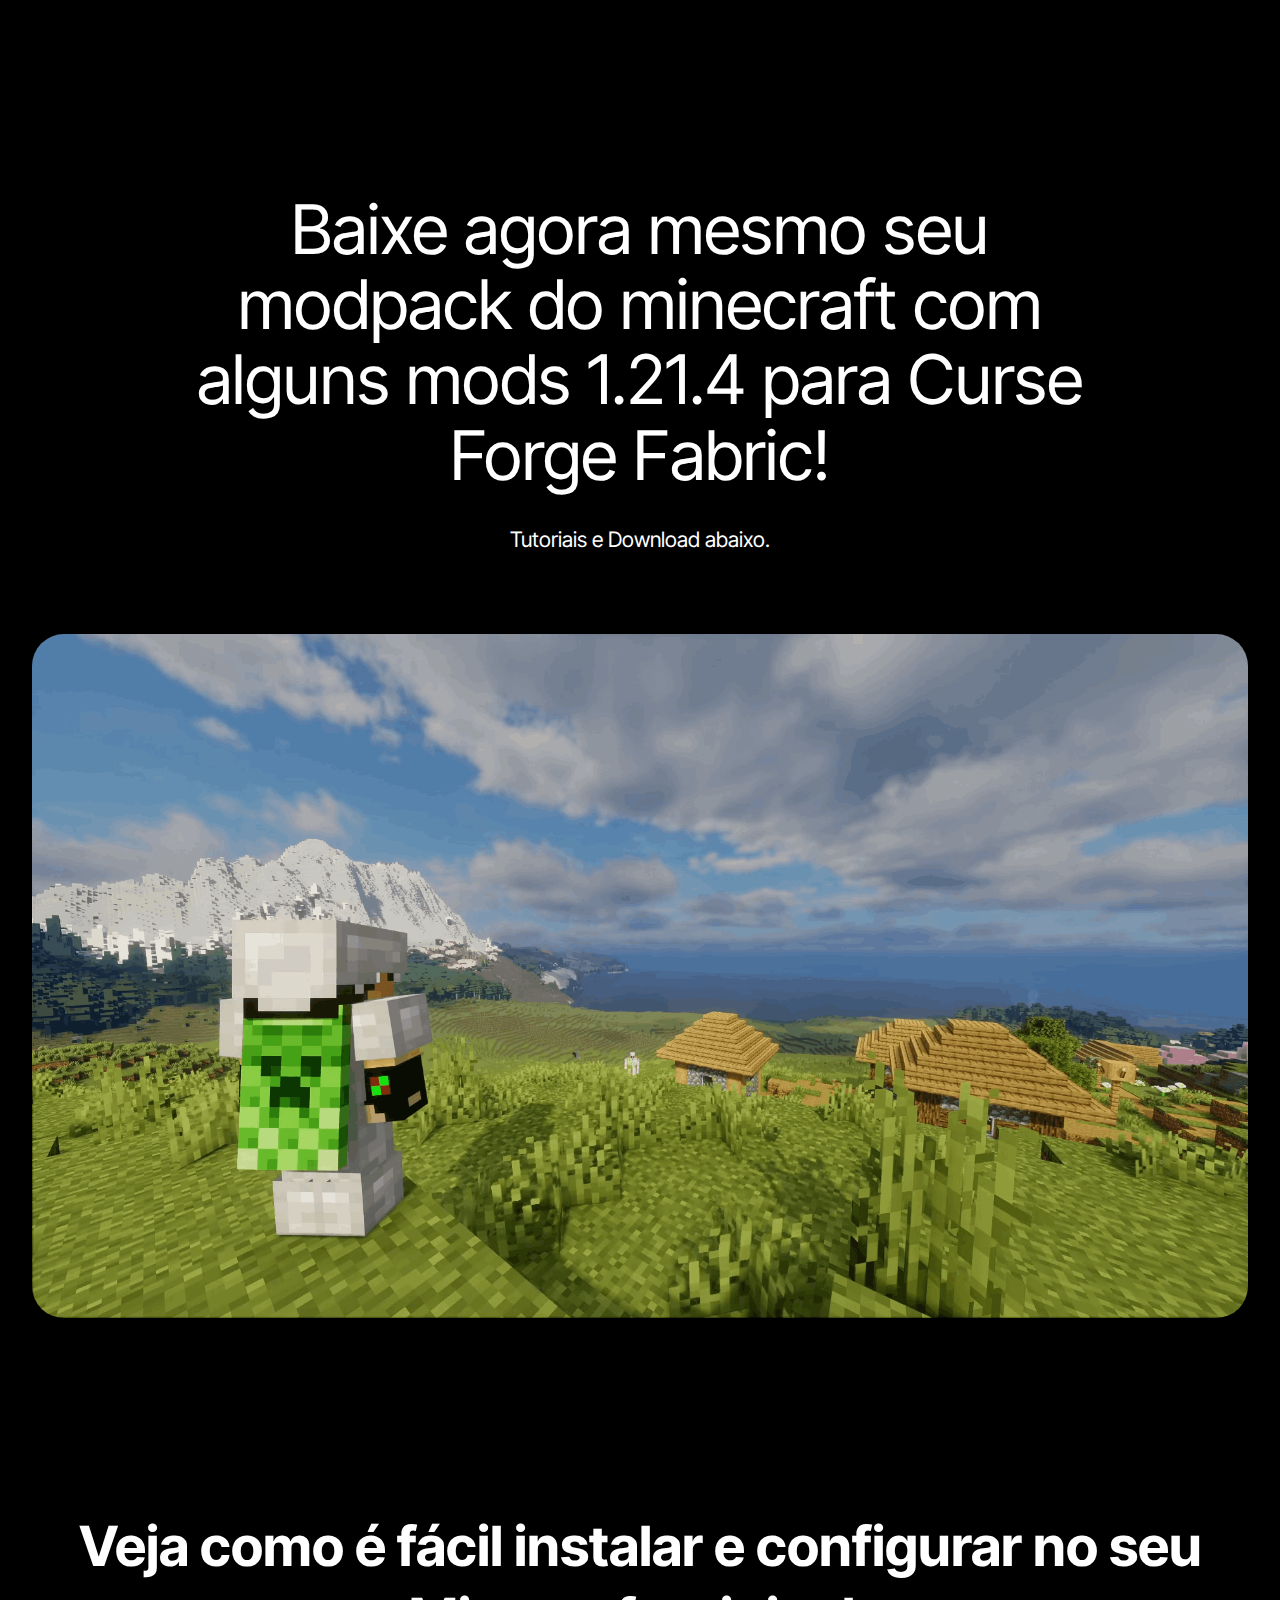
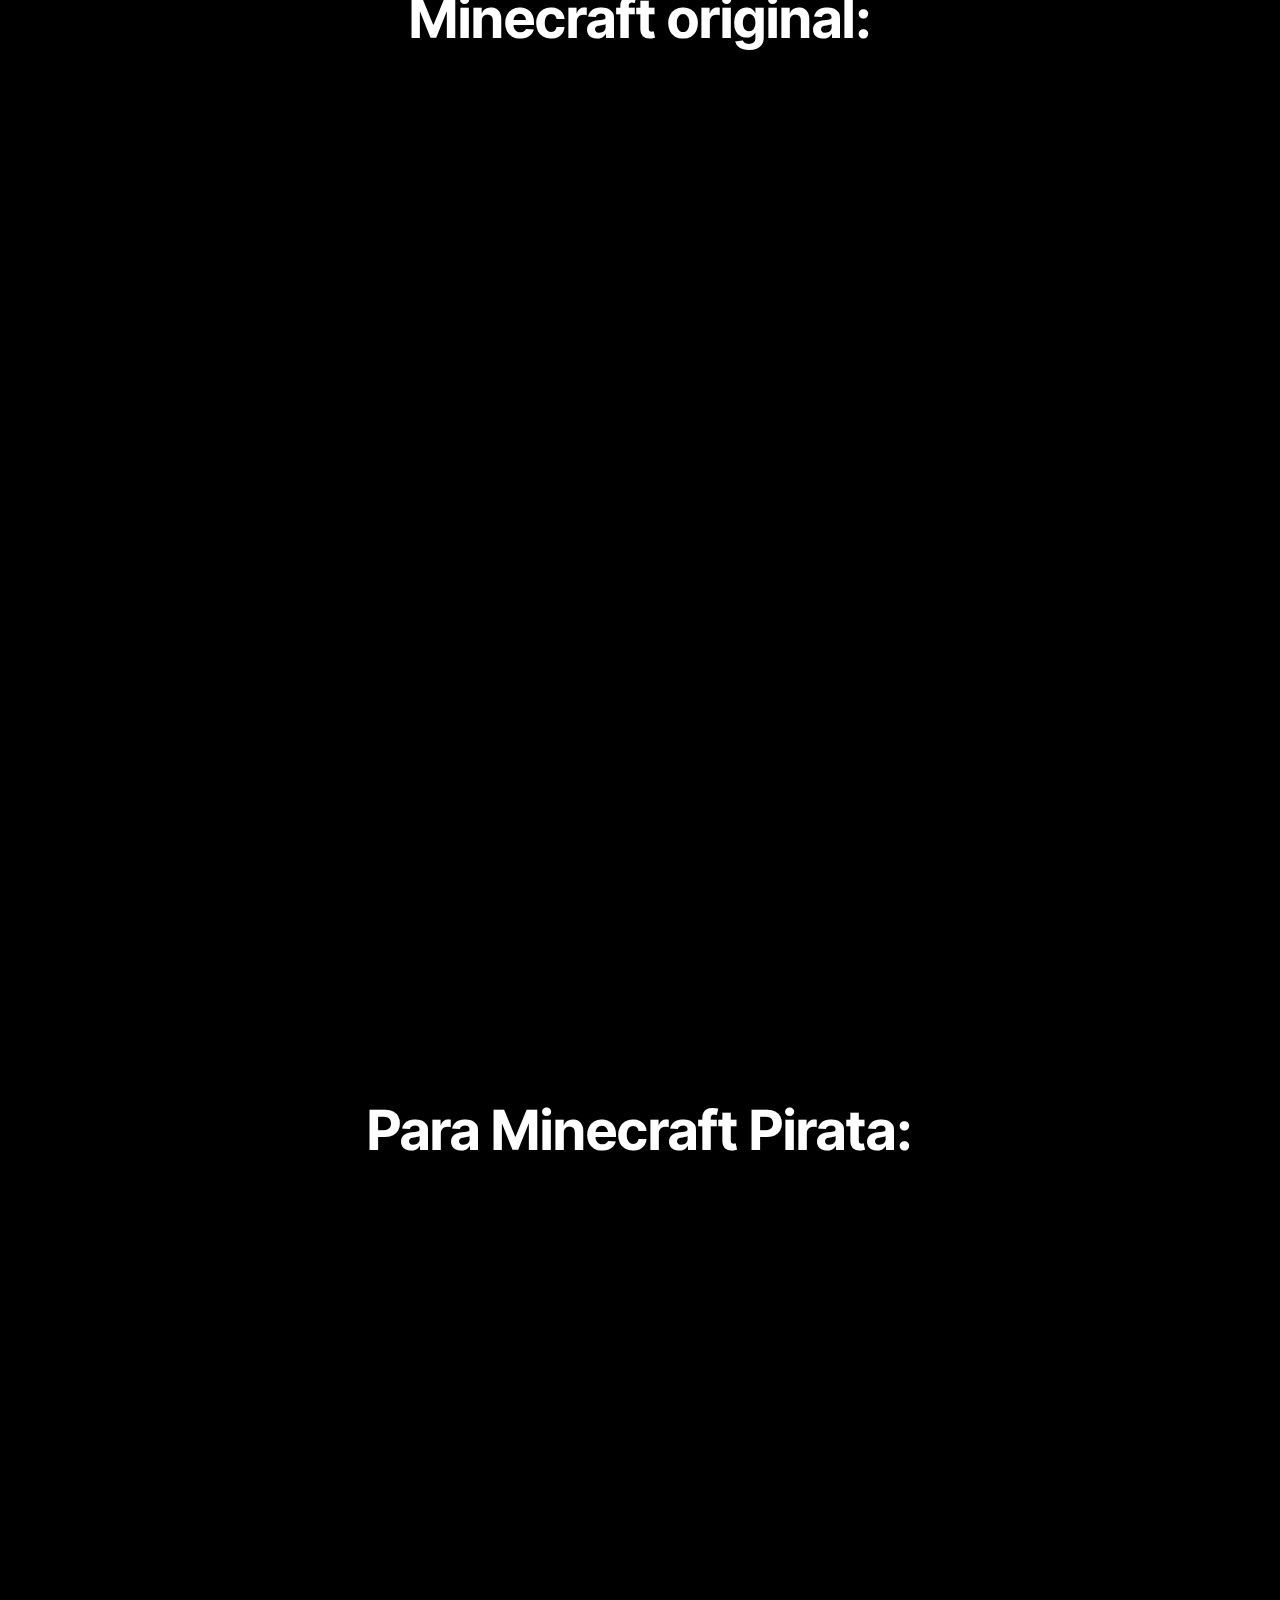
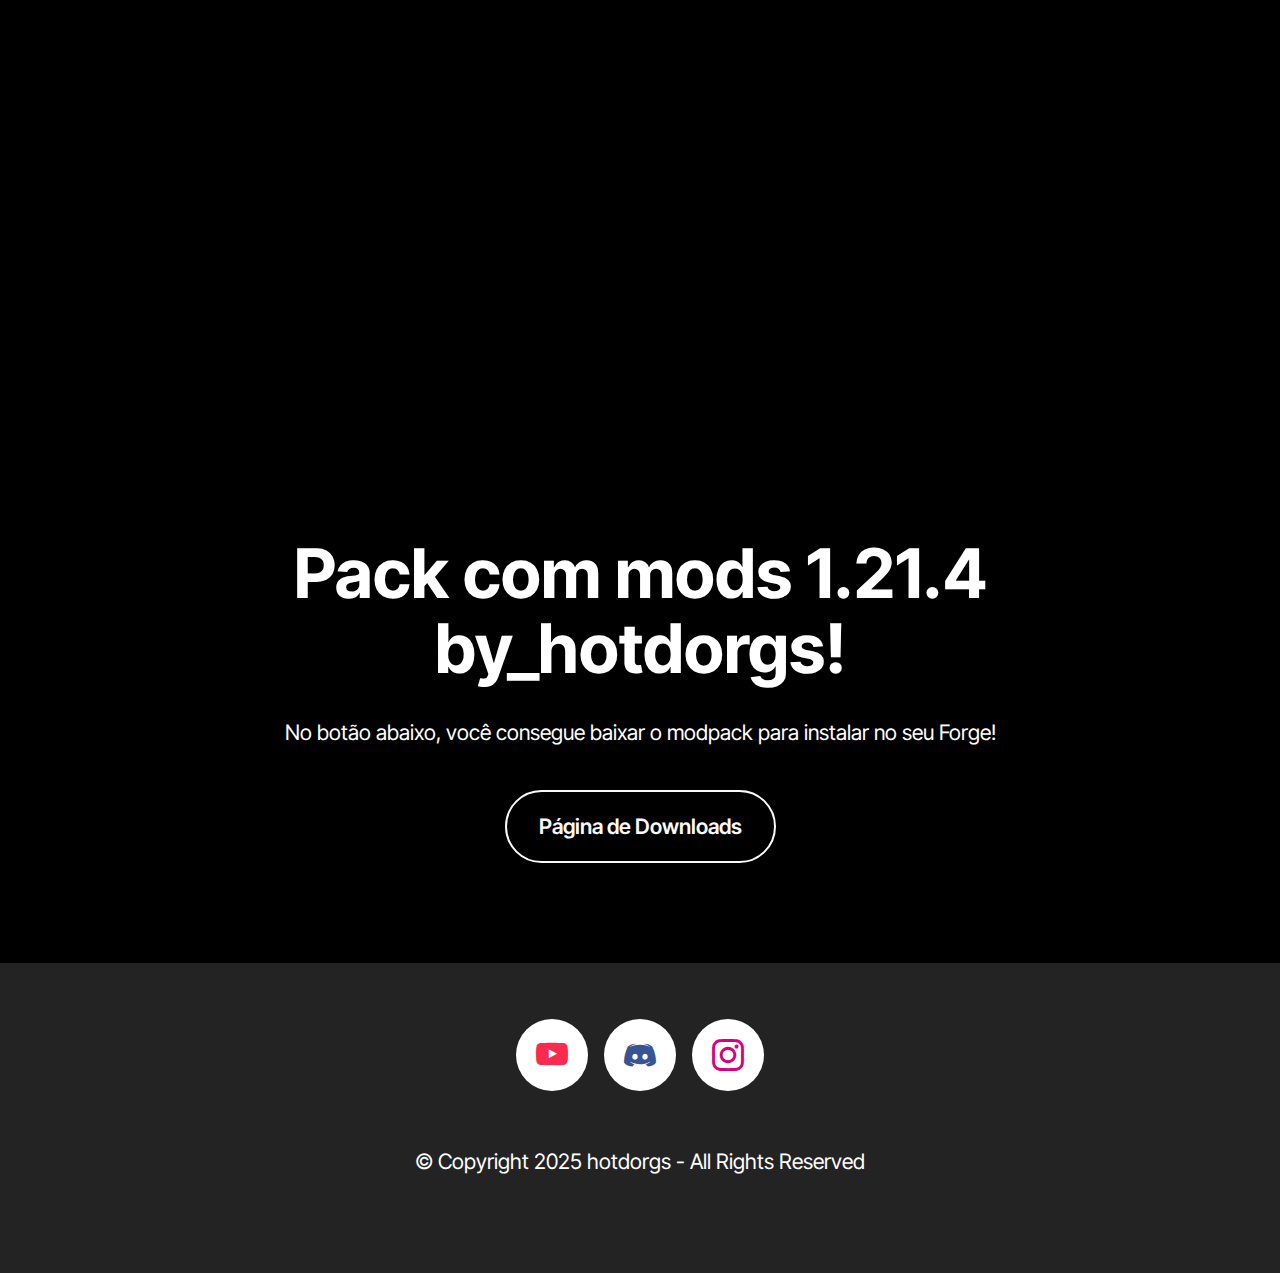
<file: index.html>
<!DOCTYPE html>
<html  >
<head>
  <meta charset="UTF-8">
  <meta http-equiv="X-UA-Compatible" content="IE=edge">
  <meta name="generator" content="Mobirise v5.9.18, mobirise.com">
  <meta name="viewport" content="width=device-width, initial-scale=1, minimum-scale=1">
  <link rel="shortcut icon" href="assets/images/HotDorgs.png" type="image/x-icon">
  <meta name="description" content="">
  
  
  <title>Hot Dorgs</title>
  <link rel="stylesheet" href="assets/bootstrap/css/bootstrap.min.css">
  <link rel="stylesheet" href="assets/bootstrap/css/bootstrap-grid.min.css">
  <link rel="stylesheet" href="assets/bootstrap/css/bootstrap-reboot.min.css">
  <link rel="stylesheet" href="assets/animatecss/animate.css">
  <link rel="stylesheet" href="assets/socicon/css/styles.css">
  <link rel="stylesheet" href="assets/theme/css/style.css">
  <link rel="preload" href="https://fonts.googleapis.com/css?family=Inter+Tight:100,200,300,400,500,600,700,800,900,100i,200i,300i,400i,500i,600i,700i,800i,900i&display=swap" as="style" onload="this.onload=null;this.rel='stylesheet'">
  <noscript><link rel="stylesheet" href="https://fonts.googleapis.com/css?family=Inter+Tight:100,200,300,400,500,600,700,800,900,100i,200i,300i,400i,500i,600i,700i,800i,900i&display=swap"></noscript>
  <link rel="preload" as="style" href="assets/mobirise/css/mbr-additional.css?v=WUXBXg"><link rel="stylesheet" href="assets/mobirise/css/mbr-additional.css?v=WUXBXg" type="text/css">

  
  
  
</head>
<body>
  
  <section data-bs-version="5.1" class="header5 cid-tJS6uM4N87" id="header05-1">
	

	
	
	<div class="topbg"></div>
	<div class="align-center container">
		<div class="row justify-content-center">
			<div class="col-md-12 col-lg-9">
				<h1 class="mbr-section-title mbr-fonts-style mb-4 display-1">Baixe agora mesmo seu modpack do minecraft com alguns mods 1.21.4 para Curse Forge Fabric!</h1>
				<p class="mbr-text mbr-fonts-style mb-4 display-7">Tutoriais e Download abaixo.</p>
				
			</div>
		</div>
		<div class="row mt-5 justify-content-center">
			<div class="col-12 col-lg-12">
				<img src="assets/images/33sem-ttulo-1920x1080.png" alt="Mobirise Website Builder" title="">
			</div>
		</div>
	</div>
</section>

<section data-bs-version="5.1" class="video04 cid-ufrfWajjIT" id="video04-1i">
    
    
    <div class="container">
        <div class="mbr-section-head mb-5">
            <h4 class="mbr-section-title mbr-fonts-style mb-0 mt-0 display-2"><strong>Veja como é fácil instalar e configurar no seu Minecraft original:</strong></h4>
            <h5 class="mbr-section-subtitle mbr-fonts-style mt-4 display-7"></h5>
        </div>
        <div class="row justify-content-center">
            <div class="col-12 col-md-12 video-block">
                <div class="video-wrapper"><iframe class="mbr-embedded-video" src="https://www.youtube.com/embed/b8Jc4wnl9-I?rel=0&amp;amp;&amp;showinfo=0&amp;autoplay=0&amp;loop=0" width="1280" height="720" frameborder="0" allowfullscreen></iframe></div>
                <p class="mbr-text mt-3 mbr-fonts-style display-4">
                    
                </p>
            </div>
        </div>
    </div>
</section>

<section data-bs-version="5.1" class="video04 cid-ufrh6wlvq3" id="video04-1j">
    
    
    <div class="container">
        <div class="mbr-section-head mb-5">
            <h4 class="mbr-section-title mbr-fonts-style mb-0 mt-0 display-2">
                <strong>Para Minecraft Pirata:</strong></h4>
        </div>
        <div class="row justify-content-center">
            <div class="col-12 col-md-12 video-block">
                <div class="video-wrapper"><iframe width="1080" height="720" src="https://www.youtube.com/embed/Ej3dkMRF9MM?si=oWh1LnxirIxvtOsj&amp;start=140" title="YouTube video player" frameborder="0" allow="accelerometer; autoplay; clipboard-write; encrypted-media; gyroscope; picture-in-picture; web-share" referrerpolicy="strict-origin-when-cross-origin" allowfullscreen></iframe></div>
                <p class="mbr-text mt-3 mbr-fonts-style display-4">
                    
                </p>
            </div>
        </div>
    </div>
</section>

<section data-bs-version="5.1" class="header09 cid-tLAX5BnXkJ" id="header09-q">
	
	
	<div class="container">
		<div class="row">
			<div class="content-wrap col-12 col-md-8">
				<h1 class="mbr-section-title mbr-fonts-style mbr-white mb-4 display-1"><strong>Pack com mods 1.21.4 by_hotdorgs!</strong></h1>
				
				<p class="mbr-fonts-style mbr-text mbr-white mb-4 display-7">
					No botão abaixo, você consegue baixar o modpack para instalar no seu Forge!</p>
				<div class="mbr-section-btn"><a class="btn btn-white-outline display-7" href="Downloads">Página de Downloads</a></div>
			</div>
		</div>
	</div>
</section>

<section data-bs-version="5.1" class="footer1 programm5 cid-tJS9NNcTLZ" once="footers" id="footer03-8">

        

    

    <div class="container">
        <div class="row">

            <div class="row-links mb-4">
                <ul class="header-menu">
                  
                  
                  
                  
                <li class="header-menu-item mbr-fonts-style display-5"></li><li class="header-menu-item mbr-fonts-style display-5"></li><li class="header-menu-item mbr-fonts-style display-5"></li><li class="header-menu-item mbr-fonts-style display-5"></li></ul>
              </div>

            <div class="col-12">
                <div class="social-row">
                    <div class="soc-item">
                        <a href="https://www.youtube.com/@hotdorgs" target="_blank">
                            <span class="mbr-iconfont display-7 socicon-youtube socicon"></span>
                        </a>
                    </div>
                    <div class="soc-item">
                        <a href="https://discord.gg/kNnvUgC7XD" target="_blank">
                            <span class="mbr-iconfont socicon-discord socicon" style="color: rgb(56, 84, 147); fill: rgb(56, 84, 147);"></span>
                        </a>
                    </div>
                    <div class="soc-item">
                        <a href="https://instagram.com/cesar.kali" target="_blank">
                            <span class="mbr-iconfont socicon-instagram socicon" style="color: rgb(215, 0, 129); fill: rgb(215, 0, 129);"></span>
                        </a>
                    </div>
                    
                    
                </div>
            </div>
            <div class="col-12 mt-5">
                <p class="mbr-fonts-style copyright display-7">
                    © Copyright 2025 hotdorgs - All Rights Reserved
                </p>
            </div>
        </div>
    </div>
</section>  
  <input name="animation" type="hidden">
  </body>
</html>
</file>
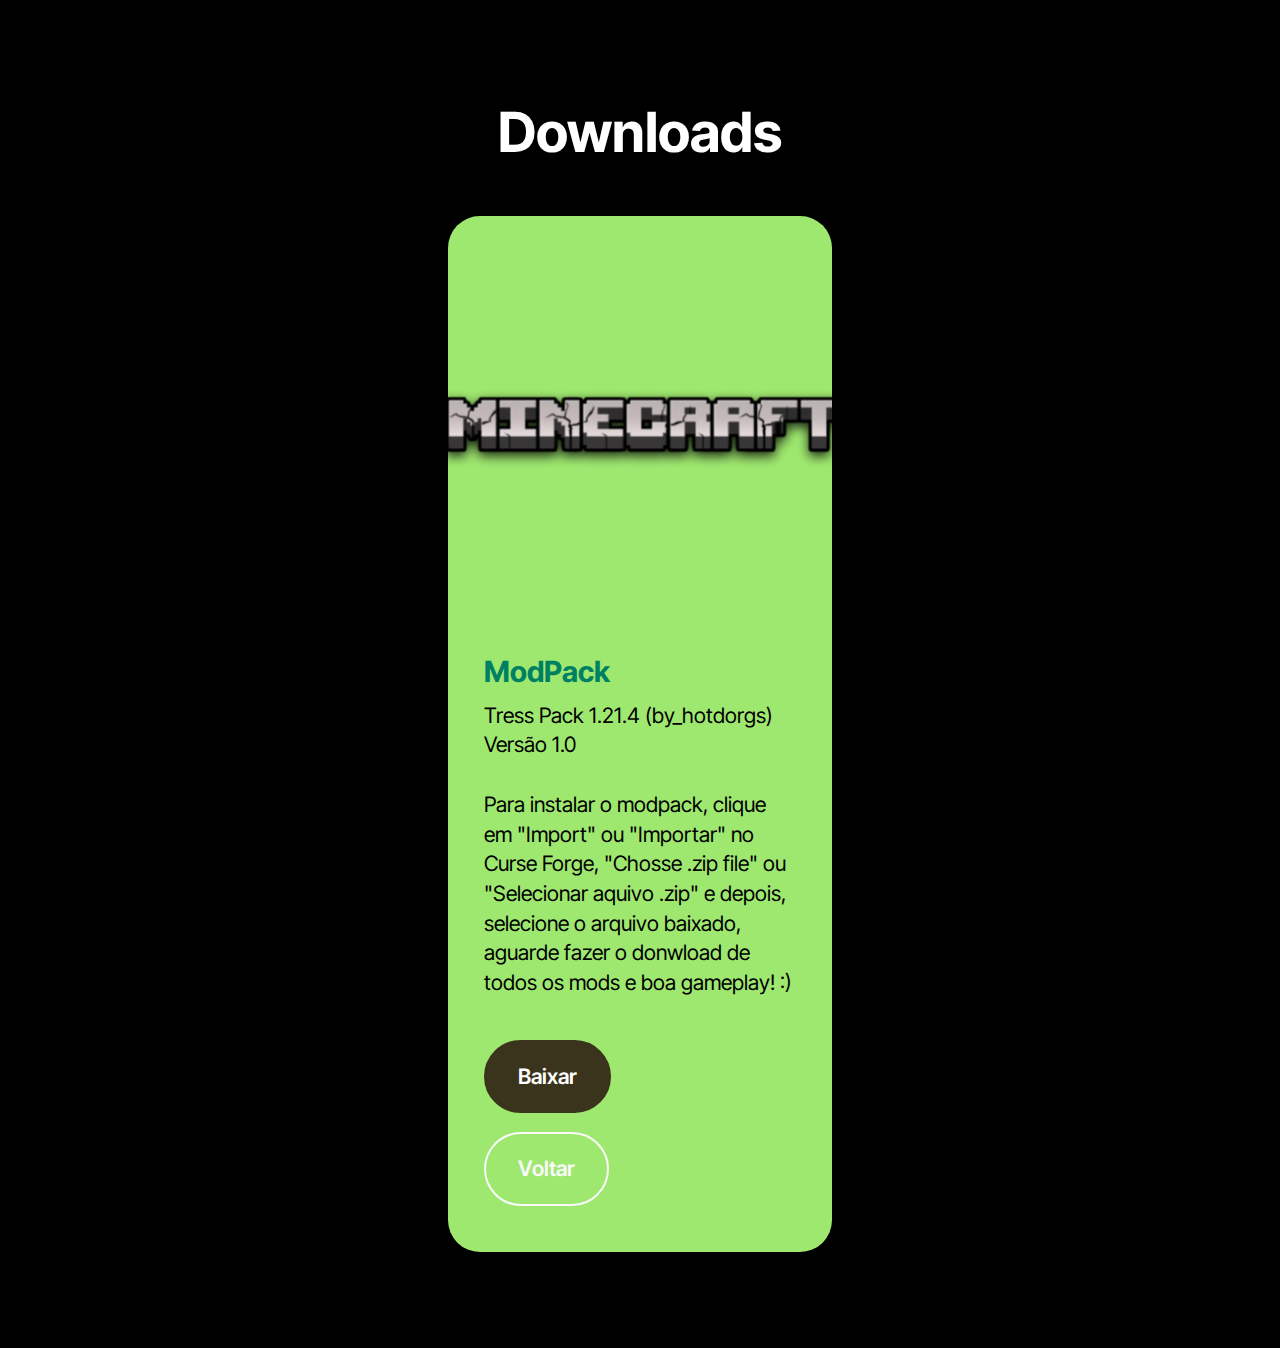
<file: Downloads.html>
<!DOCTYPE html>
<html  >
<head>
  <meta charset="UTF-8">
  <meta http-equiv="X-UA-Compatible" content="IE=edge">
  <meta name="generator" content="Mobirise v5.9.18, mobirise.com">
  <meta name="viewport" content="width=device-width, initial-scale=1, minimum-scale=1">
  <link rel="shortcut icon" href="assets/images/HotDorgs.png" type="image/x-icon">
  <meta name="description" content="">
  
  
  <title>Downloads</title>
  <link rel="stylesheet" href="assets/bootstrap/css/bootstrap.min.css">
  <link rel="stylesheet" href="assets/bootstrap/css/bootstrap-grid.min.css">
  <link rel="stylesheet" href="assets/bootstrap/css/bootstrap-reboot.min.css">
  <link rel="stylesheet" href="assets/animatecss/animate.css">
  <link rel="stylesheet" href="assets/theme/css/style.css">
  <link rel="preload" href="https://fonts.googleapis.com/css?family=Inter+Tight:100,200,300,400,500,600,700,800,900,100i,200i,300i,400i,500i,600i,700i,800i,900i&display=swap" as="style" onload="this.onload=null;this.rel='stylesheet'">
  <noscript><link rel="stylesheet" href="https://fonts.googleapis.com/css?family=Inter+Tight:100,200,300,400,500,600,700,800,900,100i,200i,300i,400i,500i,600i,700i,800i,900i&display=swap"></noscript>
  <link rel="preload" as="style" href="assets/mobirise/css/mbr-additional.css?v=wFtxtn"><link rel="stylesheet" href="assets/mobirise/css/mbr-additional.css?v=wFtxtn" type="text/css">

  
  
  
</head>
<body>
  
  <section data-bs-version="5.1" class="features1 cid-tIsi3HZcCy" id="features01-0">
  

  
  
  <div class="container-fluid">
    <div class="row justify-content-center mb-5">
      <div class="col-12">
        <h3 class="mbr-section-title mbr-fonts-style align-center mb-0 display-2"><strong>Downloads</strong></h3>
        
      </div>
    </div>
    <div class="row justify-content-center">
      <div class="col-sm-6 col-md-12 mb-3 mb-lg-0 col-lg-4">
        <div class="card-wrap card1">
          <div class="image-wrap">
            <img src="assets/images/jogos-2-1139x1611.png" alt="Mobirise Website Builder">
            <div class="social-row display-7">
              <div class="soc-item tag1">
                <span class="tag1 mbr-fonts-style display-7"></span>
              </div>
            </div>
          </div>
          <div class="content-wrap">
            <h5 class="mbr-card-title card-title1 mbr-fonts-style align-left mb-2 display-5"><strong>ModPack</strong></h5>
            
            <p class="card-text1 mbr-fonts-style align-left mb-3 display-7">Tress Pack 1.21.4 (by_hotdorgs)<br>Versão 1.0<br><br>Para instalar o modpack, clique em "Import" ou "Importar" no Curse Forge, "Chosse .zip file" ou "Selecionar aquivo .zip" e depois, selecione o arquivo baixado, aguarde fazer o donwload de todos os mods e boa gameplay! :)</p>
            <div class="mbr-section-btn align-left content-footer"><a class="btn article-btn btn-success display-7" href="https://drive.usercontent.google.com/uc?id=1NFWNMM0vH5WHDD9Tq1jqsVjFc2vXU4oF&export=download" target="_blank">Baixar<strong></strong></a></div>
            <div class="mbr-section-btn"><a class="btn btn-white-outline display-7" href="https://hotdorgs.github.io/Minecraft/">Voltar</a></div>
          </div>
        </div>
      </div>

      
      

      
    </div>
  </div>
</section>  
  
  <input name="animation" type="hidden">
  </body>
</html>
</file>
<file: assets/socicon/css/styles.css>
@charset "UTF-8";

@font-face {
  font-family: 'Socicon';
  src:  url('../fonts/socicon.eot');
  src:  url('../fonts/socicon.eot?#iefix') format('embedded-opentype'),
    url('../fonts/socicon.woff2') format('woff2'),
    url('../fonts/socicon.ttf') format('truetype'),
    url('../fonts/socicon.woff') format('woff'),
    url('../fonts/socicon.svg#socicon') format('svg');
  font-weight: normal;
  font-style: normal;
  font-display: swap;
}

[data-icon]:before {
  font-family: "socicon" !important;
  content: attr(data-icon);
  font-style: normal !important;
  font-weight: normal !important;
  font-variant: normal !important;
  text-transform: none !important;
  speak: none;
  line-height: 1;
  -webkit-font-smoothing: antialiased;
  -moz-osx-font-smoothing: grayscale;
}

[class^="socicon-"], [class*=" socicon-"] {
  /* use !important to prevent issues with browser extensions that change fonts */
  font-family: 'Socicon' !important;
  speak: none;
  font-style: normal;
  font-weight: normal;
  font-variant: normal;
  text-transform: none;
  line-height: 1;

  /* Better Font Rendering =========== */
  -webkit-font-smoothing: antialiased;
  -moz-osx-font-smoothing: grayscale;
}

.socicon-500px:before {
  content: "\e000";
}
.socicon-8tracks:before {
  content: "\e001";
}
.socicon-airbnb:before {
  content: "\e002";
}
.socicon-alliance:before {
  content: "\e003";
}
.socicon-amazon:before {
  content: "\e004";
}
.socicon-amplement:before {
  content: "\e005";
}
.socicon-android:before {
  content: "\e006";
}
.socicon-angellist:before {
  content: "\e007";
}
.socicon-apple:before {
  content: "\e008";
}
.socicon-appnet:before {
  content: "\e009";
}
.socicon-baidu:before {
  content: "\e00a";
}
.socicon-bandcamp:before {
  content: "\e00b";
}
.socicon-battlenet:before {
  content: "\e00c";
}
.socicon-mixer:before {
  content: "\e00d";
}
.socicon-bebee:before {
  content: "\e00e";
}
.socicon-bebo:before {
  content: "\e00f";
}
.socicon-behance:before {
  content: "\e010";
}
.socicon-blizzard:before {
  content: "\e011";
}
.socicon-blogger:before {
  content: "\e012";
}
.socicon-buffer:before {
  content: "\e013";
}
.socicon-chrome:before {
  content: "\e014";
}
.socicon-coderwall:before {
  content: "\e015";
}
.socicon-curse:before {
  content: "\e016";
}
.socicon-dailymotion:before {
  content: "\e017";
}
.socicon-deezer:before {
  content: "\e018";
}
.socicon-delicious:before {
  content: "\e019";
}
.socicon-deviantart:before {
  content: "\e01a";
}
.socicon-diablo:before {
  content: "\e01b";
}
.socicon-digg:before {
  content: "\e01c";
}
.socicon-discord:before {
  content: "\e01d";
}
.socicon-disqus:before {
  content: "\e01e";
}
.socicon-douban:before {
  content: "\e01f";
}
.socicon-draugiem:before {
  content: "\e020";
}
.socicon-dribbble:before {
  content: "\e021";
}
.socicon-drupal:before {
  content: "\e022";
}
.socicon-ebay:before {
  content: "\e023";
}
.socicon-ello:before {
  content: "\e024";
}
.socicon-endomodo:before {
  content: "\e025";
}
.socicon-envato:before {
  content: "\e026";
}
.socicon-etsy:before {
  content: "\e027";
}
.socicon-facebook:before {
  content: "\e028";
}
.socicon-feedburner:before {
  content: "\e029";
}
.socicon-filmweb:before {
  content: "\e02a";
}
.socicon-firefox:before {
  content: "\e02b";
}
.socicon-flattr:before {
  content: "\e02c";
}
.socicon-flickr:before {
  content: "\e02d";
}
.socicon-formulr:before {
  content: "\e02e";
}
.socicon-forrst:before {
  content: "\e02f";
}
.socicon-foursquare:before {
  content: "\e030";
}
.socicon-friendfeed:before {
  content: "\e031";
}
.socicon-github:before {
  content: "\e032";
}
.socicon-goodreads:before {
  content: "\e033";
}
.socicon-google:before {
  content: "\e034";
}
.socicon-googlescholar:before {
  content: "\e035";
}
.socicon-googlegroups:before {
  content: "\e036";
}
.socicon-googlephotos:before {
  content: "\e037";
}
.socicon-googleplus:before {
  content: "\e038";
}
.socicon-grooveshark:before {
  content: "\e039";
}
.socicon-hackerrank:before {
  content: "\e03a";
}
.socicon-hearthstone:before {
  content: "\e03b";
}
.socicon-hellocoton:before {
  content: "\e03c";
}
.socicon-heroes:before {
  content: "\e03d";
}
.socicon-smashcast:before {
  content: "\e03e";
}
.socicon-horde:before {
  content: "\e03f";
}
.socicon-houzz:before {
  content: "\e040";
}
.socicon-icq:before {
  content: "\e041";
}
.socicon-identica:before {
  content: "\e042";
}
.socicon-imdb:before {
  content: "\e043";
}
.socicon-instagram:before {
  content: "\e044";
}
.socicon-issuu:before {
  content: "\e045";
}
.socicon-istock:before {
  content: "\e046";
}
.socicon-itunes:before {
  content: "\e047";
}
.socicon-keybase:before {
  content: "\e048";
}
.socicon-lanyrd:before {
  content: "\e049";
}
.socicon-lastfm:before {
  content: "\e04a";
}
.socicon-line:before {
  content: "\e04b";
}
.socicon-linkedin:before {
  content: "\e04c";
}
.socicon-livejournal:before {
  content: "\e04d";
}
.socicon-lyft:before {
  content: "\e04e";
}
.socicon-macos:before {
  content: "\e04f";
}
.socicon-mail:before {
  content: "\e050";
}
.socicon-medium:before {
  content: "\e051";
}
.socicon-meetup:before {
  content: "\e052";
}
.socicon-mixcloud:before {
  content: "\e053";
}
.socicon-modelmayhem:before {
  content: "\e054";
}
.socicon-mumble:before {
  content: "\e055";
}
.socicon-myspace:before {
  content: "\e056";
}
.socicon-newsvine:before {
  content: "\e057";
}
.socicon-nintendo:before {
  content: "\e058";
}
.socicon-npm:before {
  content: "\e059";
}
.socicon-odnoklassniki:before {
  content: "\e05a";
}
.socicon-openid:before {
  content: "\e05b";
}
.socicon-opera:before {
  content: "\e05c";
}
.socicon-outlook:before {
  content: "\e05d";
}
.socicon-overwatch:before {
  content: "\e05e";
}
.socicon-patreon:before {
  content: "\e05f";
}
.socicon-paypal:before {
  content: "\e060";
}
.socicon-periscope:before {
  content: "\e061";
}
.socicon-persona:before {
  content: "\e062";
}
.socicon-pinterest:before {
  content: "\e063";
}
.socicon-play:before {
  content: "\e064";
}
.socicon-player:before {
  content: "\e065";
}
.socicon-playstation:before {
  content: "\e066";
}
.socicon-pocket:before {
  content: "\e067";
}
.socicon-qq:before {
  content: "\e068";
}
.socicon-quora:before {
  content: "\e069";
}
.socicon-raidcall:before {
  content: "\e06a";
}
.socicon-ravelry:before {
  content: "\e06b";
}
.socicon-reddit:before {
  content: "\e06c";
}
.socicon-renren:before {
  content: "\e06d";
}
.socicon-researchgate:before {
  content: "\e06e";
}
.socicon-residentadvisor:before {
  content: "\e06f";
}
.socicon-reverbnation:before {
  content: "\e070";
}
.socicon-rss:before {
  content: "\e071";
}
.socicon-sharethis:before {
  content: "\e072";
}
.socicon-skype:before {
  content: "\e073";
}
.socicon-slideshare:before {
  content: "\e074";
}
.socicon-smugmug:before {
  content: "\e075";
}
.socicon-snapchat:before {
  content: "\e076";
}
.socicon-songkick:before {
  content: "\e077";
}
.socicon-soundcloud:before {
  content: "\e078";
}
.socicon-spotify:before {
  content: "\e079";
}
.socicon-stackexchange:before {
  content: "\e07a";
}
.socicon-stackoverflow:before {
  content: "\e07b";
}
.socicon-starcraft:before {
  content: "\e07c";
}
.socicon-stayfriends:before {
  content: "\e07d";
}
.socicon-steam:before {
  content: "\e07e";
}
.socicon-storehouse:before {
  content: "\e07f";
}
.socicon-strava:before {
  content: "\e080";
}
.socicon-streamjar:before {
  content: "\e081";
}
.socicon-stumbleupon:before {
  content: "\e082";
}
.socicon-swarm:before {
  content: "\e083";
}
.socicon-teamspeak:before {
  content: "\e084";
}
.socicon-teamviewer:before {
  content: "\e085";
}
.socicon-technorati:before {
  content: "\e086";
}
.socicon-telegram:before {
  content: "\e087";
}
.socicon-tripadvisor:before {
  content: "\e088";
}
.socicon-tripit:before {
  content: "\e089";
}
.socicon-triplej:before {
  content: "\e08a";
}
.socicon-tumblr:before {
  content: "\e08b";
}
.socicon-twitch:before {
  content: "\e08c";
}
.socicon-twitter:before {
  content: "\e08d";
}
.socicon-uber:before {
  content: "\e08e";
}
.socicon-ventrilo:before {
  content: "\e08f";
}
.socicon-viadeo:before {
  content: "\e090";
}
.socicon-viber:before {
  content: "\e091";
}
.socicon-viewbug:before {
  content: "\e092";
}
.socicon-vimeo:before {
  content: "\e093";
}
.socicon-vine:before {
  content: "\e094";
}
.socicon-vkontakte:before {
  content: "\e095";
}
.socicon-warcraft:before {
  content: "\e096";
}
.socicon-wechat:before {
  content: "\e097";
}
.socicon-weibo:before {
  content: "\e098";
}
.socicon-whatsapp:before {
  content: "\e099";
}
.socicon-wikipedia:before {
  content: "\e09a";
}
.socicon-windows:before {
  content: "\e09b";
}
.socicon-wordpress:before {
  content: "\e09c";
}
.socicon-wykop:before {
  content: "\e09d";
}
.socicon-xbox:before {
  content: "\e09e";
}
.socicon-xing:before {
  content: "\e09f";
}
.socicon-yahoo:before {
  content: "\e0a0";
}
.socicon-yammer:before {
  content: "\e0a1";
}
.socicon-yandex:before {
  content: "\e0a2";
}
.socicon-yelp:before {
  content: "\e0a3";
}
.socicon-younow:before {
  content: "\e0a4";
}
.socicon-youtube:before {
  content: "\e0a5";
}
.socicon-zapier:before {
  content: "\e0a6";
}
.socicon-zerply:before {
  content: "\e0a7";
}
.socicon-zomato:before {
  content: "\e0a8";
}
.socicon-zynga:before {
  content: "\e0a9";
}
.socicon-spreadshirt:before {
  content: "\e901";
}
.socicon-gamejolt:before {
  content: "\e902";
}
.socicon-trello:before {
  content: "\e903";
}
.socicon-tunein:before {
  content: "\e904";
}
.socicon-bloglovin:before {
  content: "\e905";
}
.socicon-gamewisp:before {
  content: "\e906";
}
.socicon-messenger:before {
  content: "\e907";
}
.socicon-pandora:before {
  content: "\e908";
}
.socicon-augment:before {
  content: "\e909";
}
.socicon-bitbucket:before {
  content: "\e90a";
}
.socicon-fyuse:before {
  content: "\e90b";
}
.socicon-yt-gaming:before {
  content: "\e90c";
}
.socicon-sketchfab:before {
  content: "\e90d";
}
.socicon-mobcrush:before {
  content: "\e90e";
}
.socicon-microsoft:before {
  content: "\e90f";
}
.socicon-realtor:before {
  content: "\e910";
}
.socicon-tidal:before {
  content: "\e911";
}
.socicon-qobuz:before {
  content: "\e912";
}
.socicon-natgeo:before {
  content: "\e913";
}
.socicon-mastodon:before {
  content: "\e914";
}
.socicon-unsplash:before {
  content: "\e915";
}
.socicon-homeadvisor:before {
  content: "\e916";
}
.socicon-angieslist:before {
  content: "\e917";
}
.socicon-codepen:before {
  content: "\e918";
}
.socicon-slack:before {
  content: "\e919";
}
.socicon-openaigym:before {
  content: "\e91a";
}
.socicon-logmein:before {
  content: "\e91b";
}
.socicon-fiverr:before {
  content: "\e91c";
}
.socicon-gotomeeting:before {
  content: "\e91d";
}
.socicon-aliexpress:before {
  content: "\e91e";
}
.socicon-guru:before {
  content: "\e91f";
}
.socicon-appstore:before {
  content: "\e920";
}
.socicon-homes:before {
  content: "\e921";
}
.socicon-zoom:before {
  content: "\e922";
}
.socicon-alibaba:before {
  content: "\e923";
}
.socicon-craigslist:before {
  content: "\e924";
}
.socicon-wix:before {
  content: "\e925";
}
.socicon-redfin:before {
  content: "\e926";
}
.socicon-googlecalendar:before {
  content: "\e927";
}
.socicon-shopify:before {
  content: "\e928";
}
.socicon-freelancer:before {
  content: "\e929";
}
.socicon-seedrs:before {
  content: "\e92a";
}
.socicon-bing:before {
  content: "\e92b";
}
.socicon-doodle:before {
  content: "\e92c";
}
.socicon-bonanza:before {
  content: "\e92d";
}
.socicon-squarespace:before {
  content: "\e92e";
}
.socicon-toptal:before {
  content: "\e92f";
}
.socicon-gust:before {
  content: "\e930";
}
.socicon-ask:before {
  content: "\e931";
}
.socicon-trulia:before {
  content: "\e932";
}
.socicon-loomly:before {
  content: "\e933";
}
.socicon-ghost:before {
  content: "\e934";
}
.socicon-upwork:before {
  content: "\e935";
}
.socicon-fundable:before {
  content: "\e936";
}
.socicon-booking:before {
  content: "\e937";
}
.socicon-googlemaps:before {
  content: "\e938";
}
.socicon-zillow:before {
  content: "\e939";
}
.socicon-niconico:before {
  content: "\e93a";
}
.socicon-toneden:before {
  content: "\e93b";
}
.socicon-crunchbase:before {
  content: "\e93c";
}
.socicon-homefy:before {
  content: "\e93d";
}
.socicon-calendly:before {
  content: "\e93e";
}
.socicon-livemaster:before {
  content: "\e93f";
}
.socicon-udemy:before {
  content: "\e940";
}
.socicon-codered:before {
  content: "\e941";
}
.socicon-origin:before {
  content: "\e942";
}
.socicon-nextdoor:before {
  content: "\e943";
}
.socicon-portfolio:before {
  content: "\e944";
}
.socicon-instructables:before {
  content: "\e945";
}
.socicon-gitlab:before {
  content: "\e946";
}
.socicon-hackernews:before {
  content: "\e947";
}
.socicon-smashwords:before {
  content: "\e948";
}
.socicon-kobo:before {
  content: "\e949";
}
.socicon-bookbub:before {
  content: "\e94a";
}
.socicon-mailru:before {
  content: "\e94b";
}
.socicon-moddb:before {
  content: "\e94c";
}
.socicon-indiedb:before {
  content: "\e94d";
}
.socicon-traxsource:before {
  content: "\e94e";
}
.socicon-gamefor:before {
  content: "\e94f";
}
.socicon-pixiv:before {
  content: "\e950";
}
.socicon-myanimelist:before {
  content: "\e951";
}
.socicon-blackberry:before {
  content: "\e952";
}
.socicon-wickr:before {
  content: "\e953";
}
.socicon-spip:before {
  content: "\e954";
}
.socicon-napster:before {
  content: "\e955";
}
.socicon-beatport:before {
  content: "\e956";
}
.socicon-hackerone:before {
  content: "\e957";
}
.socicon-internet:before {
  content: "\e958";
}
.socicon-ubuntu:before {
  content: "\e959";
}
.socicon-artstation:before {
  content: "\e95a";
}
.socicon-invision:before {
  content: "\e95b";
}
.socicon-torial:before {
  content: "\e95c";
}
.socicon-collectorz:before {
  content: "\e95d";
}
.socicon-seenthis:before {
  content: "\e95e";
}
.socicon-googleplaymusic:before {
  content: "\e95f";
}
.socicon-debian:before {
  content: "\e960";
}
.socicon-filmfreeway:before {
  content: "\e961";
}
.socicon-gnome:before {
  content: "\e962";
}
.socicon-itchio:before {
  content: "\e963";
}
.socicon-jamendo:before {
  content: "\e964";
}
.socicon-mix:before {
  content: "\e965";
}
.socicon-sharepoint:before {
  content: "\e966";
}
.socicon-tinder:before {
  content: "\e967";
}
.socicon-windguru:before {
  content: "\e968";
}
.socicon-cdbaby:before {
  content: "\e969";
}
.socicon-elementaryos:before {
  content: "\e96a";
}
.socicon-stage32:before {
  content: "\e96b";
}
.socicon-tiktok:before {
  content: "\e96c";
}
.socicon-gitter:before {
  content: "\e96d";
}
.socicon-letterboxd:before {
  content: "\e96e";
}
.socicon-threema:before {
  content: "\e96f";
}
.socicon-splice:before {
  content: "\e970";
}
.socicon-metapop:before {
  content: "\e971";
}
.socicon-naver:before {
  content: "\e972";
}
.socicon-remote:before {
  content: "\e973";
}
.socicon-flipboard:before {
  content: "\e974";
}
.socicon-googlehangouts:before {
  content: "\e975";
}
.socicon-dlive:before {
  content: "\e976";
}
.socicon-vsco:before {
  content: "\e977";
}
.socicon-stitcher:before {
  content: "\e978";
}
.socicon-avvo:before {
  content: "\e979";
}
.socicon-redbubble:before {
  content: "\e97a";
}
.socicon-society6:before {
  content: "\e97b";
}
.socicon-zazzle:before {
  content: "\e97c";
}
.socicon-eitaa:before {
  content: "\e97d";
}
.socicon-soroush:before {
  content: "\e97e";
}
.socicon-bale:before {
  content: "\e97f";
}
</file>
<file: assets/theme/css/style.css>
@charset "UTF-8";
section {
  background-color: #ffffff;
}

body {
  font-style: normal;
  line-height: 1.5;
  font-weight: 400;
  color: #232323;
  position: relative;
}

button {
  background-color: transparent;
  border-color: transparent;
}

.embla__button,
.carousel-control {
  background-color: #edefea !important;
  opacity: 0.8 !important;
  color: #464845 !important;
  border-color: #edefea !important;
}

.carousel .close,
.modalWindow .close {
  background-color: #edefea !important;
  color: #464845 !important;
  border-color: #edefea !important;
  opacity: 0.8 !important;
}

.carousel .close:hover,
.modalWindow .close:hover {
  opacity: 1 !important;
}

.carousel-indicators li {
  background-color: #edefea !important;
  border: 2px solid #464845 !important;
}

.carousel-indicators li:hover,
.carousel-indicators li:active {
  opacity: 0.8 !important;
}

.embla__button:hover,
.carousel-control:hover {
  background-color: #edefea !important;
  opacity: 1 !important;
}

.modalWindow-video-container {
  height: 80%;
}

section,
.container,
.container-fluid {
  position: relative;
  word-wrap: break-word;
}

a.mbr-iconfont:hover {
  text-decoration: none;
}

.article .lead p,
.article .lead ul,
.article .lead ol,
.article .lead pre,
.article .lead blockquote {
  margin-bottom: 0;
}

a {
  font-style: normal;
  font-weight: 400;
  cursor: pointer;
}
a, a:hover {
  text-decoration: none;
}

.mbr-section-title {
  font-style: normal;
  line-height: 1.3;
}

.mbr-section-subtitle {
  line-height: 1.3;
}

.mbr-text {
  font-style: normal;
  line-height: 1.7;
}

h1,
h2,
h3,
h4,
h5,
h6,
.display-1,
.display-2,
.display-4,
.display-5,
.display-7,
span,
p,
a {
  line-height: 1;
  word-break: break-word;
  word-wrap: break-word;
  font-weight: 400;
}

b,
strong {
  font-weight: bold;
}

input:-webkit-autofill, input:-webkit-autofill:hover, input:-webkit-autofill:focus, input:-webkit-autofill:active {
  transition-delay: 9999s;
  -webkit-transition-property: background-color, color;
  transition-property: background-color, color;
}

textarea[type=hidden] {
  display: none;
}

section {
  background-position: 50% 50%;
  background-repeat: no-repeat;
  background-size: cover;
}
section .mbr-background-video,
section .mbr-background-video-preview {
  position: absolute;
  bottom: 0;
  left: 0;
  right: 0;
  top: 0;
}

.hidden {
  visibility: hidden;
}

.mbr-z-index20 {
  z-index: 20;
}

/*! Base colors */
.mbr-white {
  color: #ffffff;
}

.mbr-black {
  color: #111111;
}

.mbr-bg-white {
  background-color: #ffffff;
}

.mbr-bg-black {
  background-color: #000000;
}

/*! Text-aligns */
.align-left {
  text-align: left;
}

.align-center {
  text-align: center;
}

.align-right {
  text-align: right;
}

/*! Font-weight  */
.mbr-light {
  font-weight: 300;
}

.mbr-regular {
  font-weight: 400;
}

.mbr-semibold {
  font-weight: 500;
}

.mbr-bold {
  font-weight: 700;
}

/*! Media  */
.media-content {
  flex-basis: 100%;
}

.media-container-row {
  display: flex;
  flex-direction: row;
  flex-wrap: wrap;
  justify-content: center;
  align-content: center;
  align-items: start;
}
.media-container-row .media-size-item {
  width: 400px;
}

.media-container-column {
  display: flex;
  flex-direction: column;
  flex-wrap: wrap;
  justify-content: center;
  align-content: center;
  align-items: stretch;
}
.media-container-column > * {
  width: 100%;
}

@media (min-width: 992px) {
  .media-container-row {
    flex-wrap: nowrap;
  }
}
figure {
  margin-bottom: 0;
  overflow: hidden;
}

figure[mbr-media-size] {
  transition: width 0.1s;
}

img,
iframe {
  display: block;
  width: 100%;
}

.card {
  background-color: transparent;
  border: none;
}

.card-box {
  width: 100%;
}

.card-img {
  text-align: center;
  flex-shrink: 0;
  -webkit-flex-shrink: 0;
}

.media {
  max-width: 100%;
  margin: 0 auto;
}

.mbr-figure {
  align-self: center;
}

.media-container > div {
  max-width: 100%;
}

.mbr-figure img,
.card-img img {
  width: 100%;
}

@media (max-width: 991px) {
  .media-size-item {
    width: auto !important;
  }
  .media {
    width: auto;
  }
  .mbr-figure {
    width: 100% !important;
  }
}
/*! Buttons */
.mbr-section-btn {
  margin-left: -0.6rem;
  margin-right: -0.6rem;
  font-size: 0;
}

.btn {
  font-weight: 600;
  border-width: 1px;
  font-style: normal;
  margin: 0.6rem 0.6rem;
  white-space: normal;
  transition: all 0.2s ease-in-out;
  display: inline-flex;
  align-items: center;
  justify-content: center;
  word-break: break-word;
}

.btn-sm {
  font-weight: 600;
  letter-spacing: 0px;
  transition: all 0.3s ease-in-out;
}

.btn-md {
  font-weight: 600;
  letter-spacing: 0px;
  transition: all 0.3s ease-in-out;
}

.btn-lg {
  font-weight: 600;
  letter-spacing: 0px;
  transition: all 0.3s ease-in-out;
}

.btn-form {
  margin: 0;
}
.btn-form:hover {
  cursor: pointer;
}

nav .mbr-section-btn {
  margin-left: 0rem;
  margin-right: 0rem;
}

/*! Btn icon margin */
.btn .mbr-iconfont,
.btn.btn-sm .mbr-iconfont {
  order: 1;
  cursor: pointer;
  margin-left: 0.5rem;
  vertical-align: sub;
}

.btn.btn-md .mbr-iconfont,
.btn.btn-md .mbr-iconfont {
  margin-left: 0.8rem;
}

.mbr-regular {
  font-weight: 400;
}

.mbr-semibold {
  font-weight: 500;
}

.mbr-bold {
  font-weight: 700;
}

[type=submit] {
  -webkit-appearance: none;
}

/*! Full-screen */
.mbr-fullscreen .mbr-overlay {
  min-height: 100vh;
}

.mbr-fullscreen {
  display: flex;
  display: -moz-flex;
  display: -ms-flex;
  display: -o-flex;
  align-items: center;
  min-height: 100vh;
  padding-top: 3rem;
  padding-bottom: 3rem;
}

/*! Map */
.map {
  height: 25rem;
  position: relative;
}
.map iframe {
  width: 100%;
  height: 100%;
}

/*! Scroll to top arrow */
.mbr-arrow-up {
  bottom: 25px;
  right: 90px;
  position: fixed;
  text-align: right;
  z-index: 5000;
  color: #ffffff;
  font-size: 22px;
}

.mbr-arrow-up a {
  background: rgba(0, 0, 0, 0.2);
  border-radius: 50%;
  color: #fff;
  display: inline-block;
  height: 60px;
  width: 60px;
  border: 2px solid #fff;
  outline-style: none !important;
  position: relative;
  text-decoration: none;
  transition: all 0.3s ease-in-out;
  cursor: pointer;
  text-align: center;
}
.mbr-arrow-up a:hover {
  background-color: rgba(0, 0, 0, 0.4);
}
.mbr-arrow-up a i {
  line-height: 60px;
}

.mbr-arrow-up-icon {
  display: block;
  color: #fff;
}

.mbr-arrow-up-icon::before {
  content: "›";
  display: inline-block;
  font-family: serif;
  font-size: 22px;
  line-height: 1;
  font-style: normal;
  position: relative;
  top: 6px;
  left: -4px;
  transform: rotate(-90deg);
}

/*! Arrow Down */
.mbr-arrow {
  position: absolute;
  bottom: 45px;
  left: 50%;
  width: 60px;
  height: 60px;
  cursor: pointer;
  background-color: rgba(80, 80, 80, 0.5);
  border-radius: 50%;
  transform: translateX(-50%);
}
@media (max-width: 767px) {
  .mbr-arrow {
    display: none;
  }
}
.mbr-arrow > a {
  display: inline-block;
  text-decoration: none;
  outline-style: none;
  animation: arrowdown 1.7s ease-in-out infinite;
  color: #ffffff;
}
.mbr-arrow > a > i {
  position: absolute;
  top: -2px;
  left: 15px;
  font-size: 2rem;
}

#scrollToTop a i::before {
  content: "";
  position: absolute;
  display: block;
  border-bottom: 2.5px solid #fff;
  border-left: 2.5px solid #fff;
  width: 27.8%;
  height: 27.8%;
  left: 50%;
  top: 51%;
  transform: translateY(-30%) translateX(-50%) rotate(135deg);
}

@keyframes arrowdown {
  0% {
    transform: translateY(0px);
  }
  50% {
    transform: translateY(-5px);
  }
  100% {
    transform: translateY(0px);
  }
}
@media (max-width: 500px) {
  .mbr-arrow-up {
    left: 0;
    right: 0;
    text-align: center;
  }
}
/*Gradients animation*/
@keyframes gradient-animation {
  from {
    background-position: 0% 100%;
    animation-timing-function: ease-in-out;
  }
  to {
    background-position: 100% 0%;
    animation-timing-function: ease-in-out;
  }
}
.bg-gradient {
  background-size: 200% 200%;
  animation: gradient-animation 5s infinite alternate;
  -webkit-animation: gradient-animation 5s infinite alternate;
}

.menu .navbar-brand {
  display: -webkit-flex;
}
.menu .navbar-brand span {
  display: flex;
  display: -webkit-flex;
}
.menu .navbar-brand .navbar-caption-wrap {
  display: -webkit-flex;
}
.menu .navbar-brand .navbar-logo img {
  display: -webkit-flex;
  width: auto;
}
@media (min-width: 768px) and (max-width: 991px) {
  .menu .navbar-toggleable-sm .navbar-nav {
    display: -ms-flexbox;
  }
}
@media (max-width: 991px) {
  .menu .navbar-collapse {
    max-height: 93.5vh;
  }
  .menu .navbar-collapse.show {
    overflow: auto;
  }
}
@media (min-width: 992px) {
  .menu .navbar-nav.nav-dropdown {
    display: -webkit-flex;
  }
  .menu .navbar-toggleable-sm .navbar-collapse {
    display: -webkit-flex !important;
  }
  .menu .collapsed .navbar-collapse {
    max-height: 93.5vh;
  }
  .menu .collapsed .navbar-collapse.show {
    overflow: auto;
  }
}
@media (max-width: 767px) {
  .menu .navbar-collapse {
    max-height: 80vh;
  }
}

.nav-link .mbr-iconfont {
  margin-right: 0.5rem;
}

.navbar {
  display: -webkit-flex;
  -webkit-flex-wrap: wrap;
  -webkit-align-items: center;
  -webkit-justify-content: space-between;
}

.navbar-collapse {
  -webkit-flex-basis: 100%;
  -webkit-flex-grow: 1;
  -webkit-align-items: center;
}

.nav-dropdown .link {
  padding: 0.667em 1.667em !important;
  margin: 0 !important;
}

.nav {
  display: -webkit-flex;
  -webkit-flex-wrap: wrap;
}

.row {
  display: -webkit-flex;
  -webkit-flex-wrap: wrap;
}

.justify-content-center {
  -webkit-justify-content: center;
}

.form-inline {
  display: -webkit-flex;
}

.card-wrapper {
  -webkit-flex: 1;
}

.carousel-control {
  z-index: 10;
  display: -webkit-flex;
}

.carousel-controls {
  display: -webkit-flex;
}

.media {
  display: -webkit-flex;
}

.form-group:focus {
  outline: none;
}

.jq-selectbox__select {
  padding: 7px 0;
  position: relative;
}

.jq-selectbox__dropdown {
  overflow: hidden;
  border-radius: 10px;
  position: absolute;
  top: 100%;
  left: 0 !important;
  width: 100% !important;
}

.jq-selectbox__trigger-arrow {
  right: 0;
  transform: translateY(-50%);
}

.jq-selectbox li {
  padding: 1.07em 0.5em;
}

input[type=range] {
  padding-left: 0 !important;
  padding-right: 0 !important;
}

.modal-dialog,
.modal-content {
  height: 100%;
}

.modal-dialog .carousel-inner {
  height: calc(100vh - 1.75rem);
}
@media (max-width: 575px) {
  .modal-dialog .carousel-inner {
    height: calc(100vh - 1rem);
  }
}

.carousel-item {
  text-align: center;
}

.carousel-item img {
  margin: auto;
}

.navbar-toggler {
  align-self: flex-start;
  padding: 0.25rem 0.75rem;
  font-size: 1.25rem;
  line-height: 1;
  background: transparent;
  border: 1px solid transparent;
  border-radius: 0.25rem;
}

.navbar-toggler:focus,
.navbar-toggler:hover {
  text-decoration: none;
  box-shadow: none;
}

.navbar-toggler-icon {
  display: inline-block;
  width: 1.5em;
  height: 1.5em;
  vertical-align: middle;
  content: "";
  background: no-repeat center center;
  background-size: 100% 100%;
}

.navbar-toggler-left {
  position: absolute;
  left: 1rem;
}

.navbar-toggler-right {
  position: absolute;
  right: 1rem;
}

.card-img {
  width: auto;
}

.menu .navbar.collapsed:not(.beta-menu) {
  flex-direction: column;
}

.carousel-item.active,
.carousel-item-next,
.carousel-item-prev {
  display: flex;
}

.note-air-layout .dropup .dropdown-menu,
.note-air-layout .navbar-fixed-bottom .dropdown .dropdown-menu {
  bottom: initial !important;
}

html,
body {
  height: auto;
  min-height: 100vh;
}

.dropup .dropdown-toggle::after {
  display: none;
}

.form-asterisk {
  font-family: initial;
  position: absolute;
  top: -2px;
  font-weight: normal;
}

.form-control-label {
  position: relative;
  cursor: pointer;
  margin-bottom: 0.357em;
  padding: 0;
}

.alert {
  color: #ffffff;
  border-radius: 0;
  border: 0;
  font-size: 1.1rem;
  line-height: 1.5;
  margin-bottom: 1.875rem;
  padding: 1.25rem;
  position: relative;
  text-align: center;
}
.alert.alert-form::after {
  background-color: inherit;
  bottom: -7px;
  content: "";
  display: block;
  height: 14px;
  left: 50%;
  margin-left: -7px;
  position: absolute;
  transform: rotate(45deg);
  width: 14px;
}

.form-control {
  background-color: #ffffff;
  background-clip: border-box;
  color: #232323;
  line-height: 1rem !important;
  height: auto;
  padding: 1.2rem 2rem;
  transition: border-color 0.25s ease 0s;
  border: 1px solid transparent !important;
  border-radius: 4px;
  box-shadow: rgba(0, 0, 0, 0.07) 0px 1px 1px 0px, rgba(0, 0, 0, 0.07) 0px 1px 3px 0px, rgba(0, 0, 0, 0.03) 0px 0px 0px 1px;
}
.form-active .form-control:invalid {
  border-color: red;
}

.row > * {
  padding-right: 1rem;
  padding-left: 1rem;
}

form .row {
  margin-left: -0.6rem;
  margin-right: -0.6rem;
}
form .row [class*=col] {
  padding-left: 0.6rem;
  padding-right: 0.6rem;
}

form .mbr-section-btn {
  padding-left: 0.6rem;
  padding-right: 0.6rem;
}

form .form-check-input {
  margin-top: 0.5;
}

textarea.form-control {
  line-height: 1.5rem !important;
}

.form-group {
  margin-bottom: 1.2rem;
}

.form-control,
form .btn {
  min-height: 48px;
}

.gdpr-block label span.textGDPR input[name=gdpr] {
  top: 7px;
}

.form-control:focus {
  box-shadow: none;
}

:focus {
  outline: none;
}

.mbr-overlay {
  background-color: #000;
  bottom: 0;
  left: 0;
  opacity: 0.5;
  position: absolute;
  right: 0;
  top: 0;
  z-index: 0;
  pointer-events: none;
}

blockquote {
  font-style: italic;
  padding: 3rem;
  font-size: 1.09rem;
  position: relative;
  border-left: 3px solid;
}

ul,
ol,
pre,
blockquote {
  margin-bottom: 2.3125rem;
}

.mt-4 {
  margin-top: 2rem !important;
}

.mb-4 {
  margin-bottom: 2rem !important;
}

.container,
.container-fluid {
  padding-left: 16px;
  padding-right: 16px;
}

.row {
  margin-left: -16px;
  margin-right: -16px;
}
.row > [class*=col] {
  padding-left: 16px;
  padding-right: 16px;
}

@media (min-width: 992px) {
  .container-fluid {
    padding-left: 32px;
    padding-right: 32px;
  }
}
@media (max-width: 991px) {
  .mbr-container {
    padding-left: 16px;
    padding-right: 16px;
  }
}
.app-video-wrapper > img {
  opacity: 1;
}

.app-video-wrapper {
  background: transparent;
}

.item {
  position: relative;
}

.dropdown-menu .dropdown-menu {
  left: 100%;
}

.dropdown-item + .dropdown-menu {
  display: none;
}

.dropdown-item:hover + .dropdown-menu,
.dropdown-menu:hover {
  display: block;
}

@media (min-aspect-ratio: 16/9) {
  .mbr-video-foreground {
    height: 300% !important;
    top: -100% !important;
  }
}
@media (max-aspect-ratio: 16/9) {
  .mbr-video-foreground {
    width: 300% !important;
    left: -100% !important;
  }
}.engine {
	position: absolute;
	text-indent: -2400px;
	text-align: center;
	padding: 0;
	top: 0;
	left: -2400px;
}
</file>
<file: assets/mobirise/css/mbr-additional.css>
.btn {
  border-width: 2px;
}
img,
.card-wrap,
.card-wrapper,
.video-wrapper,
.mbr-figure iframe,
.google-map iframe,
.slide-content,
.plan,
.card,
.item-wrapper {
  border-radius: 2rem !important;
}
.video-wrapper {
  overflow: hidden;
}
body {
  font-family: Inter Tight;
}
.display-1 {
  font-family: 'Inter Tight', sans-serif;
  font-size: 5rem;
  line-height: 1;
}
.display-1 > .mbr-iconfont {
  font-size: 6.25rem;
}
.display-2 {
  font-family: 'Inter Tight', sans-serif;
  font-size: 4rem;
  line-height: 1;
}
.display-2 > .mbr-iconfont {
  font-size: 5rem;
}
.display-4 {
  font-family: 'Inter Tight', sans-serif;
  font-size: 1.4rem;
  line-height: 1.5;
}
.display-4 > .mbr-iconfont {
  font-size: 1.75rem;
}
.display-5 {
  font-family: 'Inter Tight', sans-serif;
  font-size: 2rem;
  line-height: 1.5;
}
.display-5 > .mbr-iconfont {
  font-size: 2.5rem;
}
.display-7 {
  font-family: 'Inter Tight', sans-serif;
  font-size: 1.4rem;
  line-height: 1.3;
}
.display-7 > .mbr-iconfont {
  font-size: 1.75rem;
}
/* ---- Fluid typography for mobile devices ---- */
/* 1.4 - font scale ratio ( bootstrap == 1.42857 ) */
/* 100vw - current viewport width */
/* (48 - 20)  48 == 48rem == 768px, 20 == 20rem == 320px(minimal supported viewport) */
/* 0.65 - min scale variable, may vary */
@media (max-width: 992px) {
  .display-1 {
    font-size: 4rem;
  }
}
@media (max-width: 768px) {
  .display-1 {
    font-size: 3.5rem;
    font-size: calc( 2.4rem + (5 - 2.4) * ((100vw - 20rem) / (48 - 20)));
    line-height: calc( 1.1 * (2.4rem + (5 - 2.4) * ((100vw - 20rem) / (48 - 20))));
  }
  .display-2 {
    font-size: 3.2rem;
    font-size: calc( 2.05rem + (4 - 2.05) * ((100vw - 20rem) / (48 - 20)));
    line-height: calc( 1.3 * (2.05rem + (4 - 2.05) * ((100vw - 20rem) / (48 - 20))));
  }
  .display-4 {
    font-size: 1.12rem;
    font-size: calc( 1.14rem + (1.4 - 1.14) * ((100vw - 20rem) / (48 - 20)));
    line-height: calc( 1.4 * (1.14rem + (1.4 - 1.14) * ((100vw - 20rem) / (48 - 20))));
  }
  .display-5 {
    font-size: 1.6rem;
    font-size: calc( 1.35rem + (2 - 1.35) * ((100vw - 20rem) / (48 - 20)));
    line-height: calc( 1.4 * (1.35rem + (2 - 1.35) * ((100vw - 20rem) / (48 - 20))));
  }
  .display-7 {
    font-size: 1.12rem;
    font-size: calc( 1.14rem + (1.4 - 1.14) * ((100vw - 20rem) / (48 - 20)));
    line-height: calc( 1.4 * (1.14rem + (1.4 - 1.14) * ((100vw - 20rem) / (48 - 20))));
  }
}
@media (min-width: 992px) and (max-width: 1400px) {
  .display-1 {
    font-size: 3.5rem;
    font-size: calc( 2.4rem + (5 - 2.4) * ((100vw - 62rem) / (87 - 62)));
    line-height: calc( 1.1 * (2.4rem + (5 - 2.4) * ((100vw - 62rem) / (87 - 62))));
  }
  .display-2 {
    font-size: 3.2rem;
    font-size: calc( 2.05rem + (4 - 2.05) * ((100vw - 62rem) / (87 - 62)));
    line-height: calc( 1.3 * (2.05rem + (4 - 2.05) * ((100vw - 62rem) / (87 - 62))));
  }
  .display-4 {
    font-size: 1.12rem;
    font-size: calc( 1.14rem + (1.4 - 1.14) * ((100vw - 62rem) / (87 - 62)));
    line-height: calc( 1.4 * (1.14rem + (1.4 - 1.14) * ((100vw - 62rem) / (87 - 62))));
  }
  .display-5 {
    font-size: 1.6rem;
    font-size: calc( 1.35rem + (2 - 1.35) * ((100vw - 62rem) / (87 - 62)));
    line-height: calc( 1.4 * (1.35rem + (2 - 1.35) * ((100vw - 62rem) / (87 - 62))));
  }
  .display-7 {
    font-size: 1.12rem;
    font-size: calc( 1.14rem + (1.4 - 1.14) * ((100vw - 62rem) / (87 - 62)));
    line-height: calc( 1.4 * (1.14rem + (1.4 - 1.14) * ((100vw - 62rem) / (87 - 62))));
  }
}
/* Buttons */
.btn {
  padding: 1.25rem 2rem;
  border-radius: 4px;
}
@media (max-width: 767px) {
  .btn {
    padding: 0.75rem 1.5rem;
  }
}
.btn-sm {
  padding: 0.6rem 1.2rem;
  border-radius: 4px;
}
.btn-md {
  padding: 0.6rem 1.2rem;
  border-radius: 4px;
}
.btn-lg {
  padding: 1.25rem 2rem;
  border-radius: 4px;
}
.bg-primary {
  background-color: #2b7a69 !important;
}
.bg-success {
  background-color: #3a341c !important;
}
.bg-info {
  background-color: #320707 !important;
}
.bg-warning {
  background-color: #a0e2e1 !important;
}
.bg-danger {
  background-color: #ffffff !important;
}
.btn-primary,
.btn-primary:active {
  background-color: #2b7a69 !important;
  border-color: #2b7a69 !important;
  color: #ffffff !important;
  box-shadow: none;
}
.btn-primary:hover,
.btn-primary:focus,
.btn-primary.focus,
.btn-primary.active {
  color: inherit;
  background-color: #38a089 !important;
  border-color: #38a089 !important;
  box-shadow: none;
}
.btn-primary.disabled,
.btn-primary:disabled {
  color: #ffffff !important;
  background-color: #38a089 !important;
  border-color: #38a089 !important;
}
.btn-secondary,
.btn-secondary:active {
  background-color: #ffd7ef !important;
  border-color: #ffd7ef !important;
  color: #d70081 !important;
  box-shadow: none;
}
.btn-secondary:hover,
.btn-secondary:focus,
.btn-secondary.focus,
.btn-secondary.active {
  color: inherit;
  background-color: #ffffff !important;
  border-color: #ffffff !important;
  box-shadow: none;
}
.btn-secondary.disabled,
.btn-secondary:disabled {
  color: #d70081 !important;
  background-color: #ffffff !important;
  border-color: #ffffff !important;
}
.btn-info,
.btn-info:active {
  background-color: #320707 !important;
  border-color: #320707 !important;
  color: #ffffff !important;
  box-shadow: none;
}
.btn-info:hover,
.btn-info:focus,
.btn-info.focus,
.btn-info.active {
  color: inherit;
  background-color: #5f0d0d !important;
  border-color: #5f0d0d !important;
  box-shadow: none;
}
.btn-info.disabled,
.btn-info:disabled {
  color: #ffffff !important;
  background-color: #5f0d0d !important;
  border-color: #5f0d0d !important;
}
.btn-success,
.btn-success:active {
  background-color: #3a341c !important;
  border-color: #3a341c !important;
  color: #ffffff !important;
  box-shadow: none;
}
.btn-success:hover,
.btn-success:focus,
.btn-success.focus,
.btn-success.active {
  color: inherit;
  background-color: #5c532d !important;
  border-color: #5c532d !important;
  box-shadow: none;
}
.btn-success.disabled,
.btn-success:disabled {
  color: #ffffff !important;
  background-color: #5c532d !important;
  border-color: #5c532d !important;
}
.btn-warning,
.btn-warning:active {
  background-color: #a0e2e1 !important;
  border-color: #a0e2e1 !important;
  color: #1f6463 !important;
  box-shadow: none;
}
.btn-warning:hover,
.btn-warning:focus,
.btn-warning.focus,
.btn-warning.active {
  color: inherit;
  background-color: #c7eeed !important;
  border-color: #c7eeed !important;
  box-shadow: none;
}
.btn-warning.disabled,
.btn-warning:disabled {
  color: #1f6463 !important;
  background-color: #c7eeed !important;
  border-color: #c7eeed !important;
}
.btn-danger,
.btn-danger:active {
  background-color: #ffffff !important;
  border-color: #ffffff !important;
  color: #808080 !important;
  box-shadow: none;
}
.btn-danger:hover,
.btn-danger:focus,
.btn-danger.focus,
.btn-danger.active {
  color: inherit;
  background-color: #ffffff !important;
  border-color: #ffffff !important;
  box-shadow: none;
}
.btn-danger.disabled,
.btn-danger:disabled {
  color: #808080 !important;
  background-color: #ffffff !important;
  border-color: #ffffff !important;
}
.btn-white,
.btn-white:active {
  background-color: #eff0ec !important;
  border-color: #eff0ec !important;
  color: #757b62 !important;
  box-shadow: none;
}
.btn-white:hover,
.btn-white:focus,
.btn-white.focus,
.btn-white.active {
  color: inherit;
  background-color: #ffffff !important;
  border-color: #ffffff !important;
  box-shadow: none;
}
.btn-white.disabled,
.btn-white:disabled {
  color: #757b62 !important;
  background-color: #ffffff !important;
  border-color: #ffffff !important;
}
.btn-black,
.btn-black:active {
  background-color: #232323 !important;
  border-color: #232323 !important;
  color: #ffffff !important;
  box-shadow: none;
}
.btn-black:hover,
.btn-black:focus,
.btn-black.focus,
.btn-black.active {
  color: inherit;
  background-color: #3d3d3d !important;
  border-color: #3d3d3d !important;
  box-shadow: none;
}
.btn-black.disabled,
.btn-black:disabled {
  color: #ffffff !important;
  background-color: #3d3d3d !important;
  border-color: #3d3d3d !important;
}
.btn-primary-outline,
.btn-primary-outline:active {
  background-color: transparent !important;
  border-color: #2b7a69;
  color: #2b7a69;
}
.btn-primary-outline:hover,
.btn-primary-outline:focus,
.btn-primary-outline.focus,
.btn-primary-outline.active {
  color: #143a32 !important;
  background-color: transparent !important;
  border-color: #143a32 !important;
  box-shadow: none !important;
}
.btn-primary-outline.disabled,
.btn-primary-outline:disabled {
  color: #ffffff !important;
  background-color: #2b7a69 !important;
  border-color: #2b7a69 !important;
}
.btn-secondary-outline,
.btn-secondary-outline:active {
  background-color: transparent !important;
  border-color: #ffd7ef;
  color: #ffd7ef;
}
.btn-secondary-outline:hover,
.btn-secondary-outline:focus,
.btn-secondary-outline.focus,
.btn-secondary-outline.active {
  color: #ff80cc !important;
  background-color: transparent !important;
  border-color: #ff80cc !important;
  box-shadow: none !important;
}
.btn-secondary-outline.disabled,
.btn-secondary-outline:disabled {
  color: #d70081 !important;
  background-color: #ffd7ef !important;
  border-color: #ffd7ef !important;
}
.btn-info-outline,
.btn-info-outline:active {
  background-color: transparent !important;
  border-color: #320707;
  color: #320707;
}
.btn-info-outline:hover,
.btn-info-outline:focus,
.btn-info-outline.focus,
.btn-info-outline.active {
  color: #000000 !important;
  background-color: transparent !important;
  border-color: #000000 !important;
  box-shadow: none !important;
}
.btn-info-outline.disabled,
.btn-info-outline:disabled {
  color: #ffffff !important;
  background-color: #320707 !important;
  border-color: #320707 !important;
}
.btn-success-outline,
.btn-success-outline:active {
  background-color: transparent !important;
  border-color: #3a341c;
  color: #3a341c;
}
.btn-success-outline:hover,
.btn-success-outline:focus,
.btn-success-outline.focus,
.btn-success-outline.active {
  color: #000000 !important;
  background-color: transparent !important;
  border-color: #000000 !important;
  box-shadow: none !important;
}
.btn-success-outline.disabled,
.btn-success-outline:disabled {
  color: #ffffff !important;
  background-color: #3a341c !important;
  border-color: #3a341c !important;
}
.btn-warning-outline,
.btn-warning-outline:active {
  background-color: transparent !important;
  border-color: #a0e2e1;
  color: #a0e2e1;
}
.btn-warning-outline:hover,
.btn-warning-outline:focus,
.btn-warning-outline.focus,
.btn-warning-outline.active {
  color: #5ececc !important;
  background-color: transparent !important;
  border-color: #5ececc !important;
  box-shadow: none !important;
}
.btn-warning-outline.disabled,
.btn-warning-outline:disabled {
  color: #1f6463 !important;
  background-color: #a0e2e1 !important;
  border-color: #a0e2e1 !important;
}
.btn-danger-outline,
.btn-danger-outline:active {
  background-color: transparent !important;
  border-color: #ffffff;
  color: #ffffff;
}
.btn-danger-outline:hover,
.btn-danger-outline:focus,
.btn-danger-outline.focus,
.btn-danger-outline.active {
  color: #d4d4d4 !important;
  background-color: transparent !important;
  border-color: #d4d4d4 !important;
  box-shadow: none !important;
}
.btn-danger-outline.disabled,
.btn-danger-outline:disabled {
  color: #808080 !important;
  background-color: #ffffff !important;
  border-color: #ffffff !important;
}
.btn-black-outline,
.btn-black-outline:active {
  background-color: transparent !important;
  border-color: #232323;
  color: #232323;
}
.btn-black-outline:hover,
.btn-black-outline:focus,
.btn-black-outline.focus,
.btn-black-outline.active {
  color: #000000 !important;
  background-color: transparent !important;
  border-color: #000000 !important;
  box-shadow: none !important;
}
.btn-black-outline.disabled,
.btn-black-outline:disabled {
  color: #ffffff !important;
  background-color: #232323 !important;
  border-color: #232323 !important;
}
.btn-white-outline,
.btn-white-outline:active {
  background-color: transparent !important;
  border-color: #fafafa;
  color: #fafafa;
}
.btn-white-outline:hover,
.btn-white-outline:focus,
.btn-white-outline.focus,
.btn-white-outline.active {
  color: #cfcfcf !important;
  background-color: transparent !important;
  border-color: #cfcfcf !important;
  box-shadow: none !important;
}
.btn-white-outline.disabled,
.btn-white-outline:disabled {
  color: #7a7a7a !important;
  background-color: #fafafa !important;
  border-color: #fafafa !important;
}
.text-primary {
  color: #2b7a69 !important;
}
.text-secondary {
  color: #ffd7ef !important;
}
.text-success {
  color: #3a341c !important;
}
.text-info {
  color: #320707 !important;
}
.text-warning {
  color: #a0e2e1 !important;
}
.text-danger {
  color: #ffffff !important;
}
.text-white {
  color: #fafafa !important;
}
.text-black {
  color: #232323 !important;
}
a.text-primary:hover,
a.text-primary:focus,
a.text-primary.active {
  color: #102f28 !important;
}
a.text-secondary:hover,
a.text-secondary:focus,
a.text-secondary.active {
  color: #ff71c6 !important;
}
a.text-success:hover,
a.text-success:focus,
a.text-success.active {
  color: #000000 !important;
}
a.text-info:hover,
a.text-info:focus,
a.text-info.active {
  color: #000000 !important;
}
a.text-warning:hover,
a.text-warning:focus,
a.text-warning.active {
  color: #52cac8 !important;
}
a.text-danger:hover,
a.text-danger:focus,
a.text-danger.active {
  color: #cccccc !important;
}
a.text-white:hover,
a.text-white:focus,
a.text-white.active {
  color: #c7c7c7 !important;
}
a.text-black:hover,
a.text-black:focus,
a.text-black.active {
  color: #000000 !important;
}
a[class*="text-"]:not(.nav-link):not(.dropdown-item):not([role]):not(.navbar-caption) {
  transition: 0.2s;
  position: relative;
  background-image: linear-gradient(currentColor 50%, currentColor 50%);
  background-size: 10000px 2px;
  background-repeat: no-repeat;
  background-position: 0 1.2em;
}
.nav-tabs .nav-link.active {
  color: #2b7a69;
}
.nav-tabs .nav-link:not(.active) {
  color: #232323;
}
.alert-success {
  background-color: #70c770;
}
.alert-info {
  background-color: #320707;
}
.alert-warning {
  background-color: #a0e2e1;
}
.alert-danger {
  background-color: #ffffff;
}
.mbr-section-btn .btn:not(.btn-form) {
  border-radius: 100px;
}
.mbr-gallery-filter li a {
  border-radius: 100px !important;
}
.mbr-gallery-filter li.active .btn {
  background-color: #2b7a69;
  border-color: #2b7a69;
  color: #ffffff;
}
.mbr-gallery-filter li.active .btn:focus {
  box-shadow: none;
}
.nav-tabs .nav-link {
  border-radius: 100px !important;
}
a,
a:hover {
  color: #2b7a69;
}
.mbr-plan-header.bg-primary .mbr-plan-subtitle,
.mbr-plan-header.bg-primary .mbr-plan-price-desc {
  color: #5ec6b0;
}
.mbr-plan-header.bg-success .mbr-plan-subtitle,
.mbr-plan-header.bg-success .mbr-plan-price-desc {
  color: #c0b27c;
}
.mbr-plan-header.bg-info .mbr-plan-subtitle,
.mbr-plan-header.bg-info .mbr-plan-price-desc {
  color: #f3abab;
}
.mbr-plan-header.bg-warning .mbr-plan-subtitle,
.mbr-plan-header.bg-warning .mbr-plan-price-desc {
  color: #ffffff;
}
.mbr-plan-header.bg-danger .mbr-plan-subtitle,
.mbr-plan-header.bg-danger .mbr-plan-price-desc {
  color: #ffffff;
}
/* Scroll to top button*/
.scrollToTop_wraper {
  display: none;
}
.form-control {
  font-family: 'Inter Tight', sans-serif;
  font-size: 1.4rem;
  line-height: 1.3;
  font-weight: 400;
  border-radius: 40px !important;
}
.form-control > .mbr-iconfont {
  font-size: 1.75rem;
}
.form-control:hover,
.form-control:focus {
  box-shadow: rgba(0, 0, 0, 0.07) 0px 1px 1px 0px, rgba(0, 0, 0, 0.07) 0px 1px 3px 0px, rgba(0, 0, 0, 0.03) 0px 0px 0px 1px;
  border-color: #2b7a69 !important;
}
.form-control:-webkit-input-placeholder {
  font-family: 'Inter Tight', sans-serif;
  font-size: 1.4rem;
  line-height: 1.3;
  font-weight: 400;
}
.form-control:-webkit-input-placeholder > .mbr-iconfont {
  font-size: 1.75rem;
}
blockquote {
  border-color: #2b7a69;
}
/* Forms */
.mbr-form .input-group-btn .btn {
  border-radius: 100px !important;
}
.mbr-form .input-group-btn .btn:hover {
  box-shadow: 0 10px 40px 0 rgba(0, 0, 0, 0.2);
}
.mbr-form .input-group-btn button[type="submit"] {
  border-radius: 100px !important;
  padding: 1rem 3rem;
}
.mbr-form .input-group-btn button[type="submit"]:hover {
  box-shadow: 0 10px 40px 0 rgba(0, 0, 0, 0.2);
}
.jq-selectbox li:hover,
.jq-selectbox li.selected {
  background-color: #2b7a69;
  color: #ffffff;
}
.jq-number__spin {
  transition: 0.25s ease;
}
.jq-number__spin:hover {
  border-color: #2b7a69;
}
.jq-selectbox .jq-selectbox__trigger-arrow,
.jq-number__spin.minus:after,
.jq-number__spin.plus:after {
  transition: 0.4s;
  border-top-color: #232323;
  border-bottom-color: #232323;
}
.jq-selectbox:hover .jq-selectbox__trigger-arrow,
.jq-number__spin.minus:hover:after,
.jq-number__spin.plus:hover:after {
  border-top-color: #2b7a69;
  border-bottom-color: #2b7a69;
}
.xdsoft_datetimepicker .xdsoft_calendar td.xdsoft_default,
.xdsoft_datetimepicker .xdsoft_calendar td.xdsoft_current,
.xdsoft_datetimepicker .xdsoft_timepicker .xdsoft_time_box > div > div.xdsoft_current {
  color: #ffffff !important;
  background-color: #2b7a69 !important;
  box-shadow: none !important;
}
.xdsoft_datetimepicker .xdsoft_calendar td:hover,
.xdsoft_datetimepicker .xdsoft_timepicker .xdsoft_time_box > div > div:hover {
  color: #000000 !important;
  background: #ffd7ef !important;
  box-shadow: none !important;
}
.lazy-bg {
  background-image: none !important;
}
.lazy-placeholder:not(section),
.lazy-none {
  display: block;
  position: relative;
  padding-bottom: 56.25%;
  width: 100%;
  height: auto;
}
iframe.lazy-placeholder,
.lazy-placeholder:after {
  content: '';
  position: absolute;
  width: 200px;
  height: 200px;
  background: transparent no-repeat center;
  background-size: contain;
  top: 50%;
  left: 50%;
  transform: translateX(-50%) translateY(-50%);
  background-image: url("data:image/svg+xml;charset=UTF-8,%3csvg width='32' height='32' viewBox='0 0 64 64' xmlns='http://www.w3.org/2000/svg' stroke='%232b7a69' %3e%3cg fill='none' fill-rule='evenodd'%3e%3cg transform='translate(16 16)' stroke-width='2'%3e%3ccircle stroke-opacity='.5' cx='16' cy='16' r='16'/%3e%3cpath d='M32 16c0-9.94-8.06-16-16-16'%3e%3canimateTransform attributeName='transform' type='rotate' from='0 16 16' to='360 16 16' dur='1s' repeatCount='indefinite'/%3e%3c/path%3e%3c/g%3e%3c/g%3e%3c/svg%3e");
}
section.lazy-placeholder:after {
  opacity: 0.5;
}
body {
  overflow-x: hidden;
}
a {
  transition: color 0.6s;
}
@media (max-width: 1400px) {
  .container {
    max-width: 100%;
  }
}
@media (max-width: 1400px) and (min-width: 768px) {
  .container {
    padding-left: 32px;
    padding-right: 32px;
  }
}
@media (max-width: 1400px) and (min-width: 768px) {
  .container-fluid {
    padding-left: 32px;
    padding-right: 32px;
  }
}
@media (max-width: 767px) {
  .container-fluid {
    padding-left: 16px;
    padding-right: 16px;
  }
}
.cid-tJS6uM4N87 {
  padding-top: 12rem;
  padding-bottom: 2rem;
  background-color: #000000;
}
.cid-tJS6uM4N87 .mbr-fallback-image.disabled {
  display: none;
}
.cid-tJS6uM4N87 .mbr-fallback-image {
  display: block;
  background-size: cover;
  background-position: center center;
  width: 100%;
  height: 100%;
  position: absolute;
  bottom: 0;
}
.cid-tJS6uM4N87 .topbg {
  position: absolute;
  bottom: 0;
  left: 0;
  width: 100%;
  height: 30%;
  background: #000000;
}
.cid-tJS6uM4N87 .mbr-section-title {
  color: #ffffff;
}
.cid-tJS6uM4N87 .mbr-text,
.cid-tJS6uM4N87 .mbr-section-btn {
  color: #ffffff;
}
.cid-ufrfWajjIT {
  padding-top: 10rem;
  padding-bottom: 6rem;
  background-color: #000000;
}
.cid-ufrfWajjIT .video-wrapper iframe {
  width: 100%;
}
.cid-ufrfWajjIT .mbr-section-title,
.cid-ufrfWajjIT .mbr-section-subtitle,
.cid-ufrfWajjIT .mbr-text {
  text-align: center;
}
.cid-ufrfWajjIT .mbr-section-title {
  color: #ffffff;
}
.cid-ufrh6wlvq3 {
  padding-top: 10rem;
  padding-bottom: 6rem;
  background-color: #000000;
}
.cid-ufrh6wlvq3 .video-wrapper iframe {
  width: 100%;
}
.cid-ufrh6wlvq3 .mbr-section-title,
.cid-ufrh6wlvq3 .mbr-section-subtitle,
.cid-ufrh6wlvq3 .mbr-text {
  text-align: center;
}
.cid-ufrh6wlvq3 .mbr-section-title {
  color: #ffffff;
}
.cid-ufrh6wlvq3 .mbr-section-subtitle {
  color: #ffffff;
}
.cid-tLAX5BnXkJ {
  display: flex;
  padding-top: 90px;
  padding-bottom: 90px;
  background-color: #000000;
}
@media (min-width: 768px) {
  .cid-tLAX5BnXkJ {
    align-items: center;
  }
  .cid-tLAX5BnXkJ .row {
    justify-content: center;
  }
}
@media (max-width: 991px) and (min-width: 768px) {
  .cid-tLAX5BnXkJ .content-wrap {
    min-width: 50%;
  }
}
@media (max-width: 767px) {
  .cid-tLAX5BnXkJ {
    -webkit-align-items: center;
    align-items: center;
  }
  .cid-tLAX5BnXkJ .mbr-row {
    -webkit-justify-content: center;
    justify-content: center;
  }
  .cid-tLAX5BnXkJ .content-wrap {
    width: 100%;
  }
}
.cid-tLAX5BnXkJ .mbr-section-title {
  text-align: center;
}
.cid-tLAX5BnXkJ .mbr-text,
.cid-tLAX5BnXkJ .mbr-section-btn {
  text-align: center;
}
.cid-tJS9NNcTLZ {
  padding-top: 0rem;
  padding-bottom: 6rem;
  background-color: #232323;
}
@media (max-width: 991px) {
  .cid-tJS9NNcTLZ .container {
    padding: 0 16px;
  }
}
@media (max-width: 767px) {
  .cid-tJS9NNcTLZ .container {
    padding: 0 12px;
  }
}
.cid-tJS9NNcTLZ .social-row {
  display: flex;
  justify-content: center;
  align-items: center;
  flex-wrap: wrap;
}
.cid-tJS9NNcTLZ .social-row .soc-item {
  margin: 8px;
}
.cid-tJS9NNcTLZ .social-row .soc-item a:hover .mbr-iconfont,
.cid-tJS9NNcTLZ .social-row .soc-item a:focus .mbr-iconfont {
  background-color: #f7f7f7;
}
.cid-tJS9NNcTLZ .social-row .soc-item a .mbr-iconfont {
  width: 72px;
  height: 72px;
  display: flex;
  align-items: center;
  justify-content: center;
  border-radius: 100%;
  font-size: 32px;
  background-color: #ffffff;
  color: #f92c50;
  transition: all 0.3s ease-in-out;
}
.cid-tJS9NNcTLZ .row-links {
  width: 100%;
  justify-content: center;
}
.cid-tJS9NNcTLZ .header-menu {
  list-style: none;
  display: flex;
  justify-content: center;
  flex-wrap: wrap;
  padding: 0;
  margin-bottom: 0;
}
.cid-tJS9NNcTLZ .header-menu li {
  padding: 0 1rem 1rem 1rem;
}
.cid-tJS9NNcTLZ .header-menu li p {
  margin: 0;
}
.cid-tJS9NNcTLZ .copyright {
  margin-bottom: 0;
  color: #ffffff;
  text-align: center;
}
.cid-tJS9NNcTLZ .mbr-section-title {
  color: #ffffff;
}
.cid-tIsi3HZcCy {
  padding-top: 6rem;
  padding-bottom: 6rem;
  background: #000000;
}
.cid-tIsi3HZcCy .mbr-fallback-image.disabled {
  display: none;
}
.cid-tIsi3HZcCy .mbr-fallback-image {
  display: block;
  background-size: cover;
  background-position: center center;
  width: 100%;
  height: 100%;
  position: absolute;
  top: 0;
}
.cid-tIsi3HZcCy .team-card {
  margin-bottom: 1rem;
  transition: all 0.3s;
}
.cid-tIsi3HZcCy .team-card:hover {
  transform: translateY(-10px);
}
.cid-tIsi3HZcCy .card1 {
  background: #9fe870;
}
.cid-tIsi3HZcCy .card2 {
  background: #008063;
}
.cid-tIsi3HZcCy .card3 {
  background: #ffa600;
}
.cid-tIsi3HZcCy .card4 {
  background: #2e481a;
}
.cid-tIsi3HZcCy .image-wrap {
  padding-bottom: 0rem;
  position: relative;
}
.cid-tIsi3HZcCy .image-wrap .social-row {
  position: absolute;
  bottom: 0.5rem;
  right: 1rem;
}
.cid-tIsi3HZcCy .card-wrap {
  margin-bottom: 1rem;
  height: 100%;
  display: flex;
  flex-direction: column;
}
@media (max-width: 767px) {
  .cid-tIsi3HZcCy .card-wrap {
    margin-bottom: 1rem;
  }
}
.cid-tIsi3HZcCy .card-wrap .image-wrap img {
  width: 100%;
  height: 400px;
  object-fit: cover;
}
.cid-tIsi3HZcCy .card-wrap .content-wrap {
  display: flex;
  flex-direction: column;
  height: 100%;
}
.cid-tIsi3HZcCy .card-wrap .content-wrap .content-footer {
  margin-top: auto;
}
@media (min-width: 768px) {
  .cid-tIsi3HZcCy .card-wrap .content-wrap {
    padding: 2.25rem;
  }
}
@media (max-width: 767px) {
  .cid-tIsi3HZcCy .card-wrap .content-wrap {
    padding: 1.5rem;
  }
}
.cid-tIsi3HZcCy .social-row .soc-item {
  display: inline-block;
  text-align: center;
  border-radius: 1.5rem;
  margin-right: 0.6rem;
  margin-bottom: 1rem;
  padding: 0.5rem 1rem;
}
.cid-tIsi3HZcCy .tag1 {
  background: #9fe870;
  color: #502274;
}
.cid-tIsi3HZcCy .tag2 {
  background: #008063;
  color: #ffd7ef;
}
.cid-tIsi3HZcCy .tag3 {
  background: #ffa600;
  color: #232323;
  text-align: right;
}
.cid-tIsi3HZcCy .tag4 {
  background: #2e481a;
  color: #ffffff;
}
.cid-tIsi3HZcCy .card-text3,
.cid-tIsi3HZcCy .mbr-section-btn {
  color: #232323;
}
.cid-tIsi3HZcCy .card-text2,
.cid-tIsi3HZcCy .mbr-section-btn {
  color: #ffd7ef;
}
.cid-tIsi3HZcCy .card-text1,
.cid-tIsi3HZcCy .mbr-section-btn {
  color: #502274;
}
.cid-tIsi3HZcCy .card-title2,
.cid-tIsi3HZcCy .social-row {
  color: #ff8cbc;
}
.cid-tIsi3HZcCy .mbr-role3,
.cid-tIsi3HZcCy .social-row {
  color: #ffffff;
}
.cid-tIsi3HZcCy .card-title3,
.cid-tIsi3HZcCy .social-row {
  color: #320707;
}
.cid-tIsi3HZcCy .card-title4,
.cid-tIsi3HZcCy .social-row {
  color: #ffffff;
}
.cid-tIsi3HZcCy .mbr-role3 {
  color: #232323;
}
.cid-tIsi3HZcCy .mbr-role2 {
  color: #ffd7ef;
}
.cid-tIsi3HZcCy .mbr-role4 {
  color: #ffffff;
}
.cid-tIsi3HZcCy .card-text4,
.cid-tIsi3HZcCy .mbr-section-btn {
  color: #ffffff;
}
.cid-tIsi3HZcCy .mbr-section-title {
  text-align: center;
  color: #ffffff;
}
.cid-tIsi3HZcCy .card-title1,
.cid-tIsi3HZcCy .social-row {
  color: #008063;
}
.cid-tIsi3HZcCy .card-text2,
.cid-tIsi3HZcCy .card2 .mbr-section-btn {
  color: #ffffff;
}
.cid-tIsi3HZcCy .card-text1,
.cid-tIsi3HZcCy .card1 .mbr-section-btn {
  color: #000000;
}
.cid-tIsi3HZcCy .card-text3,
.cid-tIsi3HZcCy .card3 .mbr-section-btn {
  color: #000000;
}
</file>
